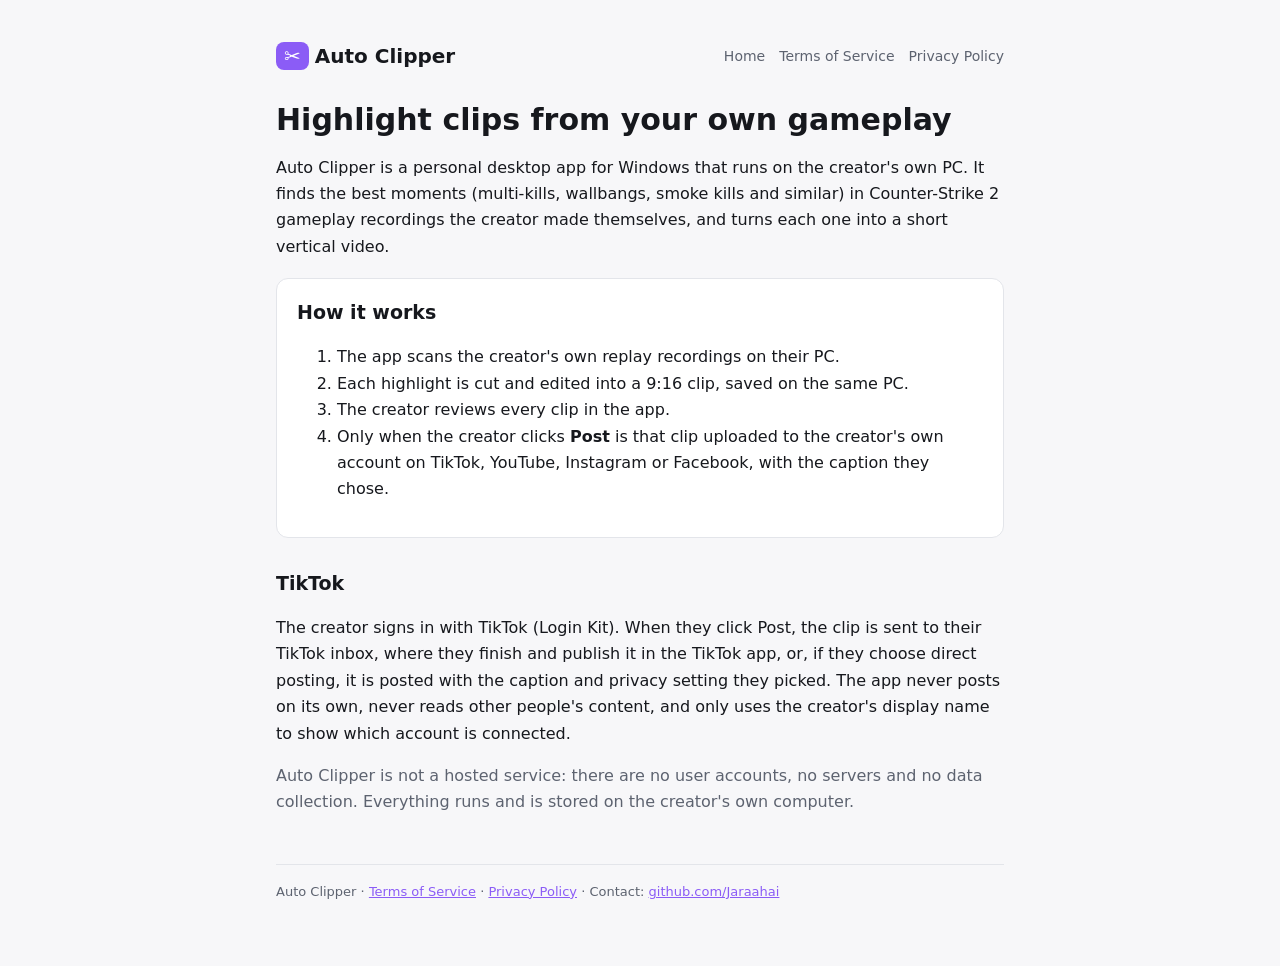
<file: index.html>
<!doctype html>
<html lang="en">
<head>
<meta charset="utf-8">
<meta name="viewport" content="width=device-width, initial-scale=1">
<title>Auto Clipper</title>
<meta name="description" content="Auto Clipper is a personal desktop app that turns Counter-Strike 2 gameplay recordings into short vertical highlight clips.">
<link rel="stylesheet" href="style.css">
</head>
<body>
<main>
  <header>
    <div class="logo"><i>✂</i>Auto Clipper</div>
    <nav><a href="./">Home</a><a href="terms.html">Terms of Service</a><a href="privacy.html">Privacy Policy</a></nav>
  </header>

  <h1>Highlight clips from your own gameplay</h1>
  <p>Auto Clipper is a personal desktop app for Windows that runs on the creator's own PC. It finds the best moments
  (multi-kills, wallbangs, smoke kills and similar) in Counter-Strike 2 gameplay recordings the creator made themselves,
  and turns each one into a short vertical video.</p>

  <div class="card">
    <h2 style="margin-top:0">How it works</h2>
    <ol>
      <li>The app scans the creator's own replay recordings on their PC.</li>
      <li>Each highlight is cut and edited into a 9:16 clip, saved on the same PC.</li>
      <li>The creator reviews every clip in the app.</li>
      <li>Only when the creator clicks <b>Post</b> is that clip uploaded to the creator's own account on
        TikTok, YouTube, Instagram or Facebook, with the caption they chose.</li>
    </ol>
  </div>

  <h2>TikTok</h2>
  <p>The creator signs in with TikTok (Login Kit). When they click Post, the clip is sent to their TikTok inbox, where they
  finish and publish it in the TikTok app, or, if they choose direct posting, it is posted with the caption and privacy
  setting they picked. The app never posts on its own, never reads other people's content, and only uses the creator's
  display name to show which account is connected.</p>

  <p class="muted">Auto Clipper is not a hosted service: there are no user accounts, no servers and no data collection.
  Everything runs and is stored on the creator's own computer.</p>

  <footer>Auto Clipper · <a href="terms.html">Terms of Service</a> · <a href="privacy.html">Privacy Policy</a> ·
    Contact: <a href="https://github.com/Jaraahai">github.com/Jaraahai</a></footer>
</main>
</body>
</html>
</file>
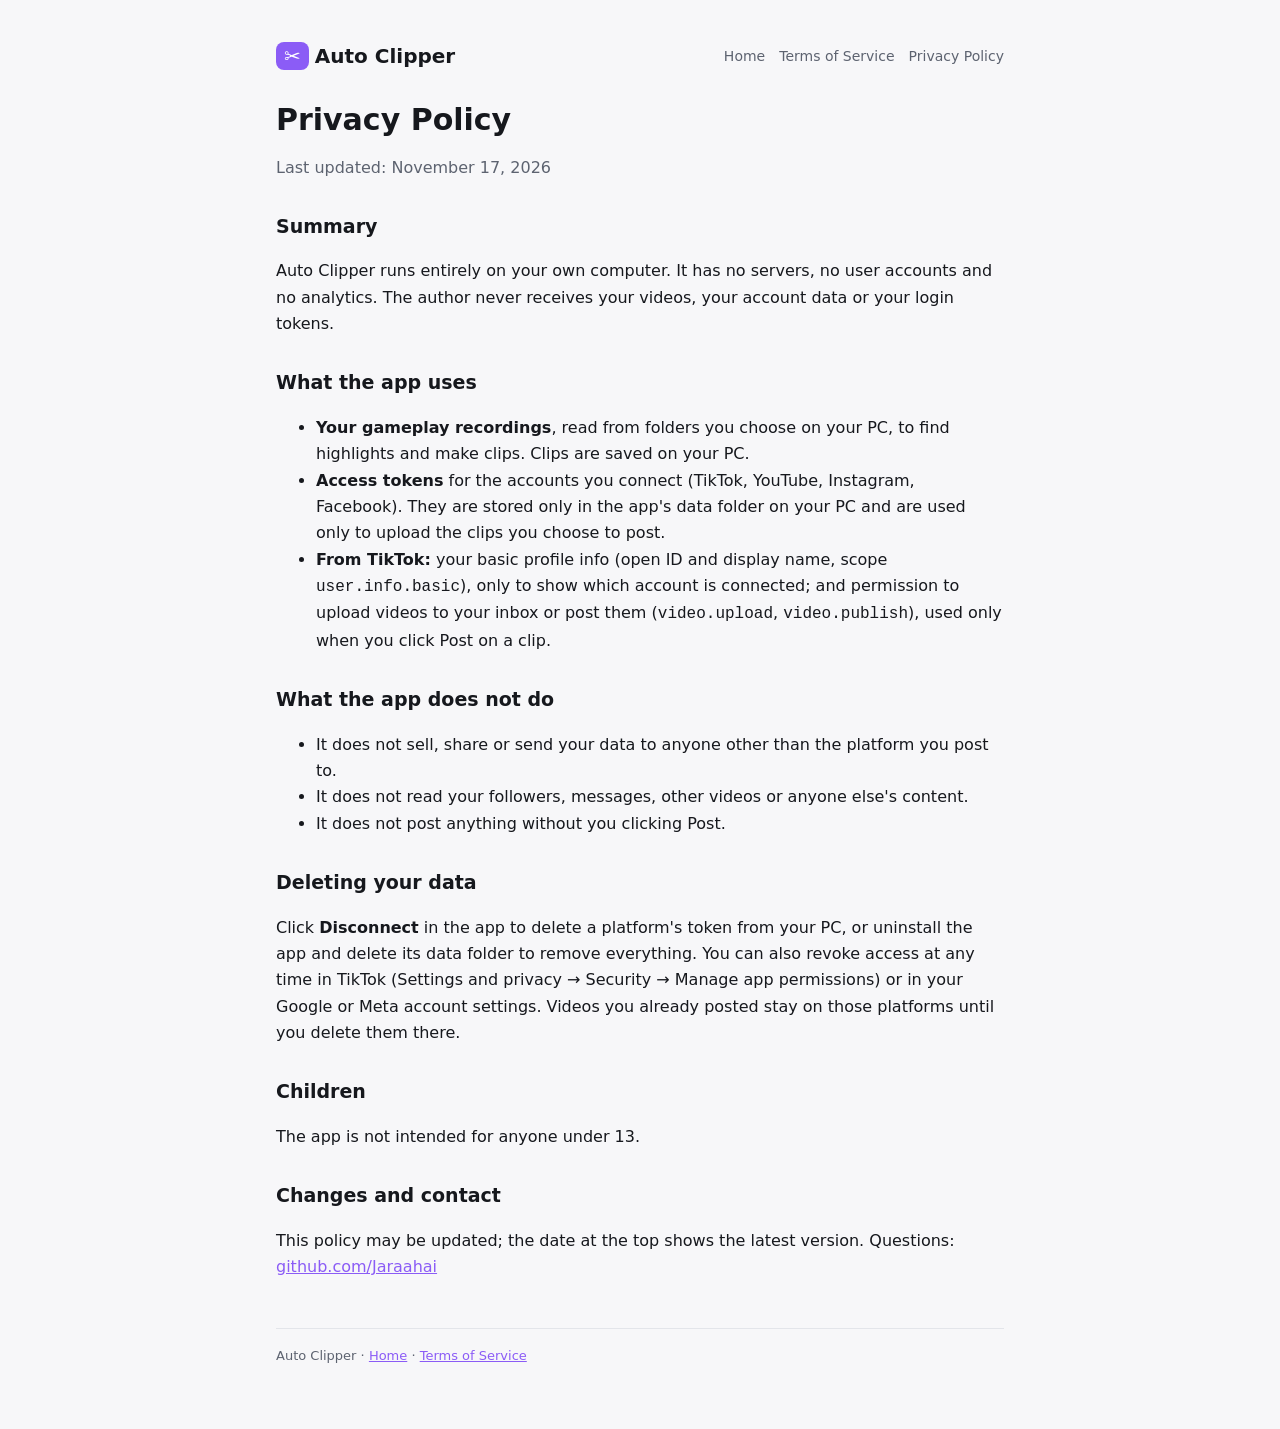
<file: privacy.html>
<!doctype html>
<html lang="en">
<head>
<meta charset="utf-8">
<meta name="viewport" content="width=device-width, initial-scale=1">
<title>Privacy Policy</title>
<meta name="description" content="Privacy Policy for Auto Clipper.">
<link rel="stylesheet" href="style.css">
</head>
<body>
<main>
  <header>
    <div class="logo"><i>✂</i>Auto Clipper</div>
    <nav><a href="./">Home</a><a href="terms.html">Terms of Service</a><a href="privacy.html">Privacy Policy</a></nav>
  </header>

  <h1>Privacy Policy</h1>
  <p class="muted">Last updated: November 17, 2026</p>

  <h2>Summary</h2>
  <p>Auto Clipper runs entirely on your own computer. It has no servers, no user accounts and no analytics. The author
  never receives your videos, your account data or your login tokens.</p>

  <h2>What the app uses</h2>
  <ul>
    <li><b>Your gameplay recordings</b>, read from folders you choose on your PC, to find highlights and make clips.
      Clips are saved on your PC.</li>
    <li><b>Access tokens</b> for the accounts you connect (TikTok, YouTube, Instagram, Facebook). They are stored only in
      the app's data folder on your PC and are used only to upload the clips you choose to post.</li>
    <li><b>From TikTok:</b> your basic profile info (open ID and display name, scope <code>user.info.basic</code>), only to
      show which account is connected; and permission to upload videos to your inbox or post them
      (<code>video.upload</code>, <code>video.publish</code>), used only when you click Post on a clip.</li>
  </ul>

  <h2>What the app does not do</h2>
  <ul>
    <li>It does not sell, share or send your data to anyone other than the platform you post to.</li>
    <li>It does not read your followers, messages, other videos or anyone else's content.</li>
    <li>It does not post anything without you clicking Post.</li>
  </ul>

  <h2>Deleting your data</h2>
  <p>Click <b>Disconnect</b> in the app to delete a platform's token from your PC, or uninstall the app and delete its
  data folder to remove everything. You can also revoke access at any time in TikTok (Settings and privacy → Security →
  Manage app permissions) or in your Google or Meta account settings. Videos you already posted stay on those platforms
  until you delete them there.</p>

  <h2>Children</h2>
  <p>The app is not intended for anyone under 13.</p>

  <h2>Changes and contact</h2>
  <p>This policy may be updated; the date at the top shows the latest version. Questions:
  <a href="https://github.com/Jaraahai">github.com/Jaraahai</a></p>

  <footer>Auto Clipper · <a href="./">Home</a> · <a href="terms.html">Terms of Service</a></footer>
</main>
</body>
</html>
</file>
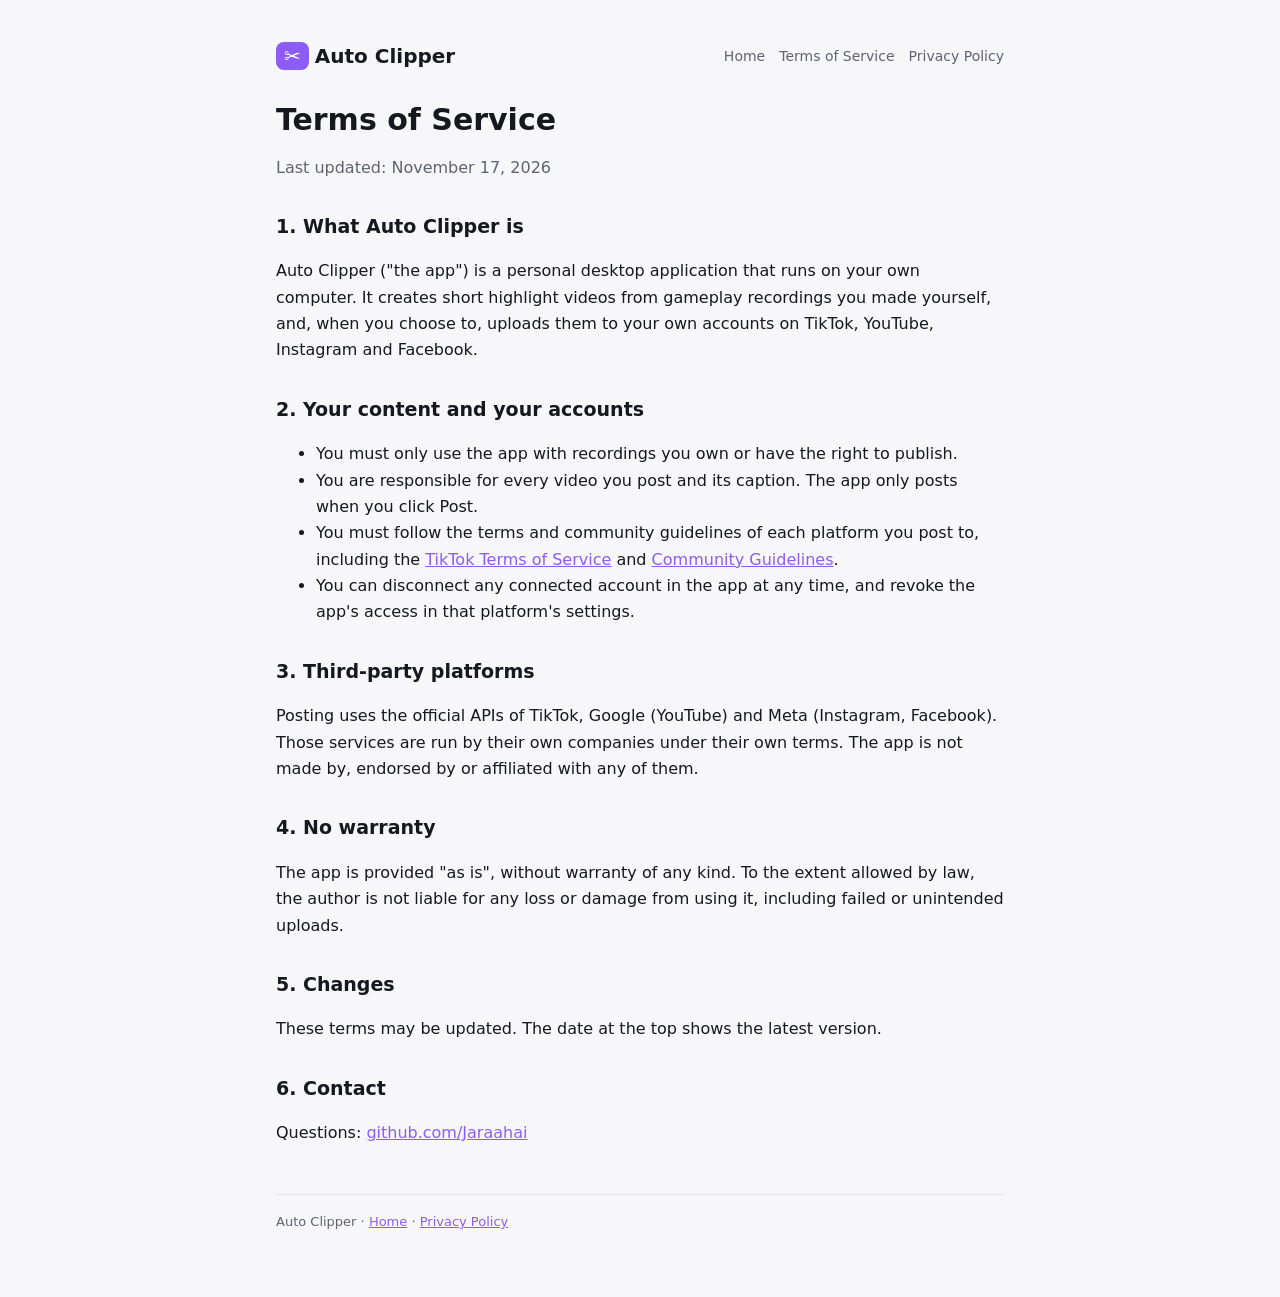
<file: terms.html>
<!doctype html>
<html lang="en">
<head>
<meta charset="utf-8">
<meta name="viewport" content="width=device-width, initial-scale=1">
<title>Terms of Service</title>
<meta name="description" content="Terms of Service for Auto Clipper.">
<link rel="stylesheet" href="style.css">
</head>
<body>
<main>
  <header>
    <div class="logo"><i>✂</i>Auto Clipper</div>
    <nav><a href="./">Home</a><a href="terms.html">Terms of Service</a><a href="privacy.html">Privacy Policy</a></nav>
  </header>

  <h1>Terms of Service</h1>
  <p class="muted">Last updated: November 17, 2026</p>

  <h2>1. What Auto Clipper is</h2>
  <p>Auto Clipper ("the app") is a personal desktop application that runs on your own computer. It creates short
  highlight videos from gameplay recordings you made yourself, and, when you choose to, uploads them to your own
  accounts on TikTok, YouTube, Instagram and Facebook.</p>

  <h2>2. Your content and your accounts</h2>
  <ul>
    <li>You must only use the app with recordings you own or have the right to publish.</li>
    <li>You are responsible for every video you post and its caption. The app only posts when you click Post.</li>
    <li>You must follow the terms and community guidelines of each platform you post to, including the
      <a href="https://www.tiktok.com/legal/terms-of-service">TikTok Terms of Service</a> and
      <a href="https://www.tiktok.com/community-guidelines">Community Guidelines</a>.</li>
    <li>You can disconnect any connected account in the app at any time, and revoke the app's access in that
      platform's settings.</li>
  </ul>

  <h2>3. Third-party platforms</h2>
  <p>Posting uses the official APIs of TikTok, Google (YouTube) and Meta (Instagram, Facebook). Those services are run by
  their own companies under their own terms. The app is not made by, endorsed by or affiliated with any of them.</p>

  <h2>4. No warranty</h2>
  <p>The app is provided "as is", without warranty of any kind. To the extent allowed by law, the author is not liable
  for any loss or damage from using it, including failed or unintended uploads.</p>

  <h2>5. Changes</h2>
  <p>These terms may be updated. The date at the top shows the latest version.</p>

  <h2>6. Contact</h2>
  <p>Questions: <a href="https://github.com/Jaraahai">github.com/Jaraahai</a></p>

  <footer>Auto Clipper · <a href="./">Home</a> · <a href="privacy.html">Privacy Policy</a></footer>
</main>
</body>
</html>
</file>
<file: style.css>
:root{--bg:#0f1115;--panel:#171a21;--text:#e8e9ec;--muted:#9aa0ab;--accent:#8b5cf6;--line:#262a33}
@media (prefers-color-scheme: light){:root{--bg:#f7f7f9;--panel:#fff;--text:#16181d;--muted:#5d6370;--line:#e3e5ea}}
*{box-sizing:border-box}
body{margin:0;background:var(--bg);color:var(--text);font:16px/1.65 system-ui,-apple-system,"Segoe UI",Roboto,sans-serif}
main{max-width:760px;margin:0 auto;padding:40px 16px 64px}
header{display:flex;align-items:center;gap:12px;flex-wrap:wrap;margin-bottom:28px}
header .logo{font-weight:800;font-size:20px}
header .logo i{font-style:normal;background:var(--accent);color:#fff;border-radius:8px;padding:2px 8px;margin-right:6px}
nav{display:flex;gap:14px;margin-left:auto}
nav a{color:var(--muted);text-decoration:none;font-size:14px}
nav a:hover{color:var(--text)}
h1{font-size:30px;line-height:1.25;margin:0 0 12px}
h2{font-size:19px;margin:30px 0 8px}
p,li{color:var(--text)}
.muted{color:var(--muted)}
.card{background:var(--panel);border:1px solid var(--line);border-radius:12px;padding:18px 20px;margin:18px 0}
a{color:var(--accent)}
footer{margin-top:48px;color:var(--muted);font-size:13px;border-top:1px solid var(--line);padding-top:16px}
</file>
